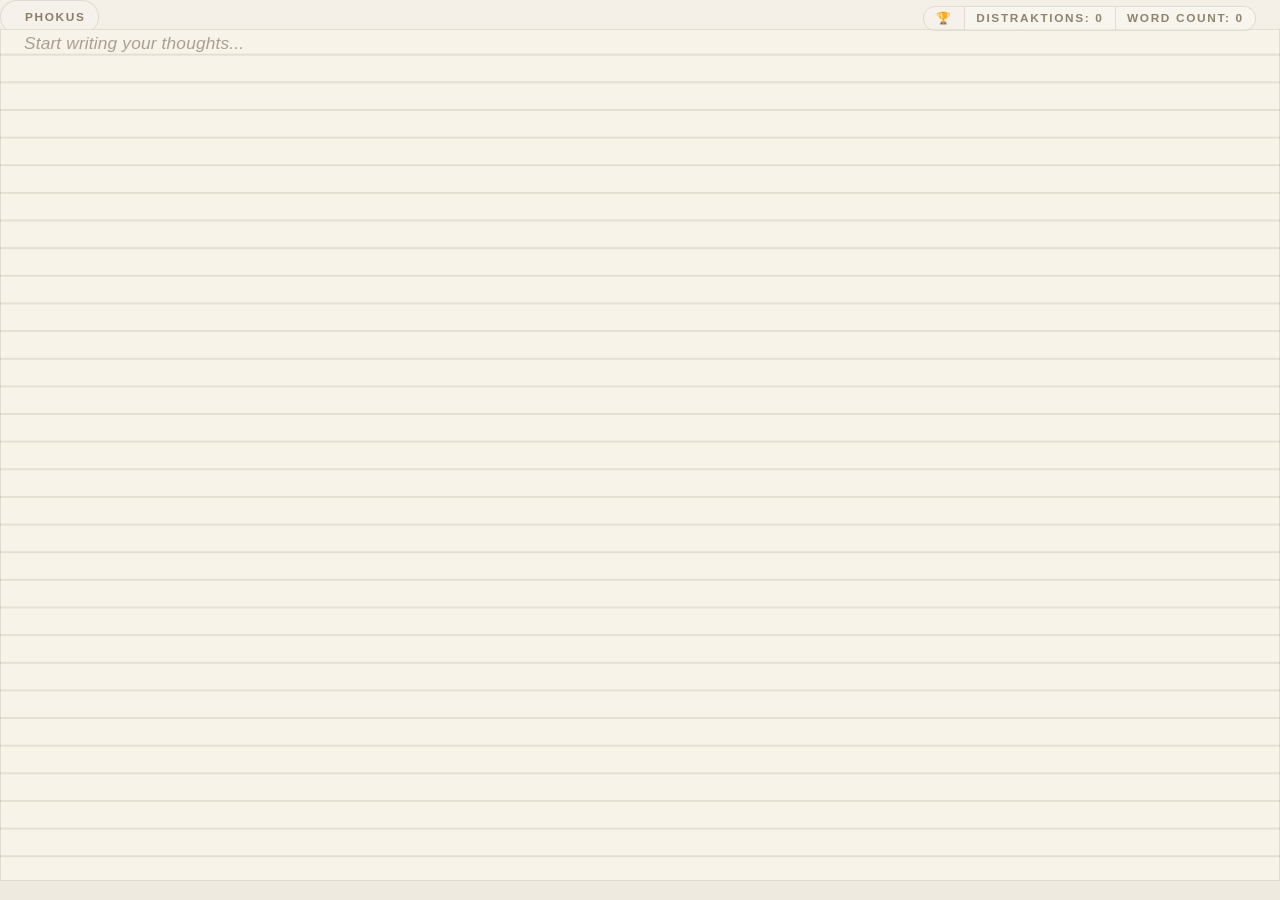
<file: index.html>
<!DOCTYPE html>
<html lang="en">
<head>
    <meta charset="UTF-8">
    <meta name="viewport" content="width=device-width, initial-scale=1.0">
    <meta name="description" content="Phokus Notepad is a unique productivity tool designed to fight distractions by penalizing tab-switching and rewarding continuous focus. 
        Built by Joel Ezema.">
    <script src="theme-init.js"></script>
    <link rel="stylesheet" href="style.css">
    <title>Phokus</title>
</head>
<body>
    <div id="notepad-container">
        <div id="top-controls">
            <a class="achievements-link" href="achievements.html" aria-label="View achievements" title="View achievements">🏆</a>
            <span id="distraction-counter">Distraktions: 0</span>
            <span id="word-counter">Word Count: 0</span>
        </div>
        <dialog id="reset-dist-popup">
            <h2>Do you want to reset the Distraktion counter?</h2>
            <button id="reset-agree">Yes</button>
            <button id="reset-refuse">No</button>
        </dialog>
        <h2 id="status">Phokus</h2>
        <div id="status-popup" popover>
            <button id="deep-mode-btn">
                <svg class="deep-mode-icon" viewBox="0 0 24 24" fill="none" stroke="currentColor" stroke-width="2" stroke-linecap="round" stroke-linejoin="round">
                    <!-- The high-stakes target crosshair -->
                    <g class="deep-mode-crosshair">
                        <circle cx="12" cy="12" r="9" stroke-dasharray="4 3"></circle>
                        <path d="M12 2v3M12 19v3M2 12h3M19 12h3"></path>
                    </g>
                    <!-- The fragile document sitting in the center -->
                    <path d="M10 9h4v6h-4z" fill="currentColor"></path>
                </svg>
                Deep Mode
            </button>
            <button id="themes-btn">
            <a id="themes-btn" href="themes.html">
                <svg class="theme-icon" viewBox="0 0 24 24" stroke="currentColor" stroke-width="2" stroke-linecap="round" stroke-linejoin="round">
                    <!-- Left Side: Transparent/Light outline -->
                    <path d="M12 2A10 10 0 0 0 12 22V2z" fill="transparent"></path>
                    <!-- Right Side: Solid Moon/Dark fill -->
                    <path d="M12 2v20a10 10 0 0 0 0-20z" fill="currentColor"></path>
                </svg>  
                Themes
            </a>
            </button>
            <a id="about-btn" href="about.html">
                <svg class="info-icon" viewBox="0 0 24 24" fill="none" stroke="currentColor" stroke-width="2" stroke-linecap="round" stroke-linejoin="round">
                    <circle cx="12" cy="12" r="10"></circle>
                    <line x1="12" y1="16" x2="12" y2="12"></line>
                    <line x1="12" y1="8" x2="12.01" y2="8"></line>
                </svg>
                About
            </a>
        </div>
        <textarea placeholder="Start writing your thoughts..." id="notepad"></textarea>
        <script src="achievement-data.js"></script>
        <script src="script.js"></script>
    </div>
</body>
</html>
</file>
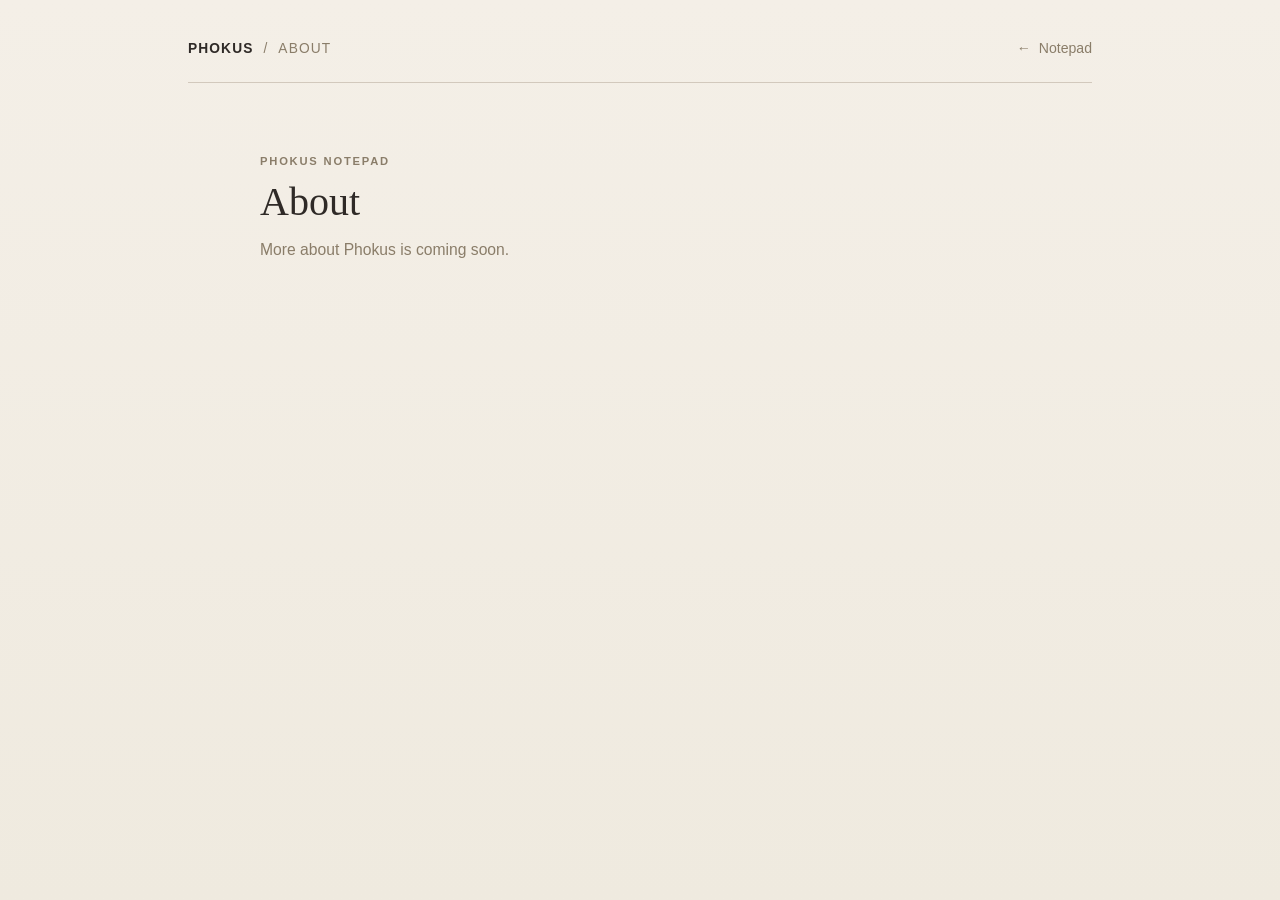
<file: about.html>
<!DOCTYPE html>
<html lang="en">
<head>
	<meta charset="UTF-8">
	<meta name="viewport" content="width=device-width, initial-scale=1.0">
	<script src="theme-init.js"></script>
	<link rel="stylesheet" href="style.css">
	<title>Phokus | About</title>
</head>
<body>
	<main class="about-page">
		<header class="themes-header">
			<a class="themes-brand" href="index.html"><span>Phokus</span><span class="themes-brand-divider">/</span><span class="themes-brand-section">About</span></a>
			<a class="themes-back-link" href="index.html"><span aria-hidden="true">&larr;</span> Notepad</a>
		</header>

		<section class="themes-content about-content" aria-labelledby="about-title">
			<p class="themes-eyebrow">PHOKUS NOTEPAD</p>
			<h1 id="about-title">About</h1>
			<p class="themes-intro">More about Phokus is coming soon.</p>
		</section>
	</main>
</body>
</html>
</file>
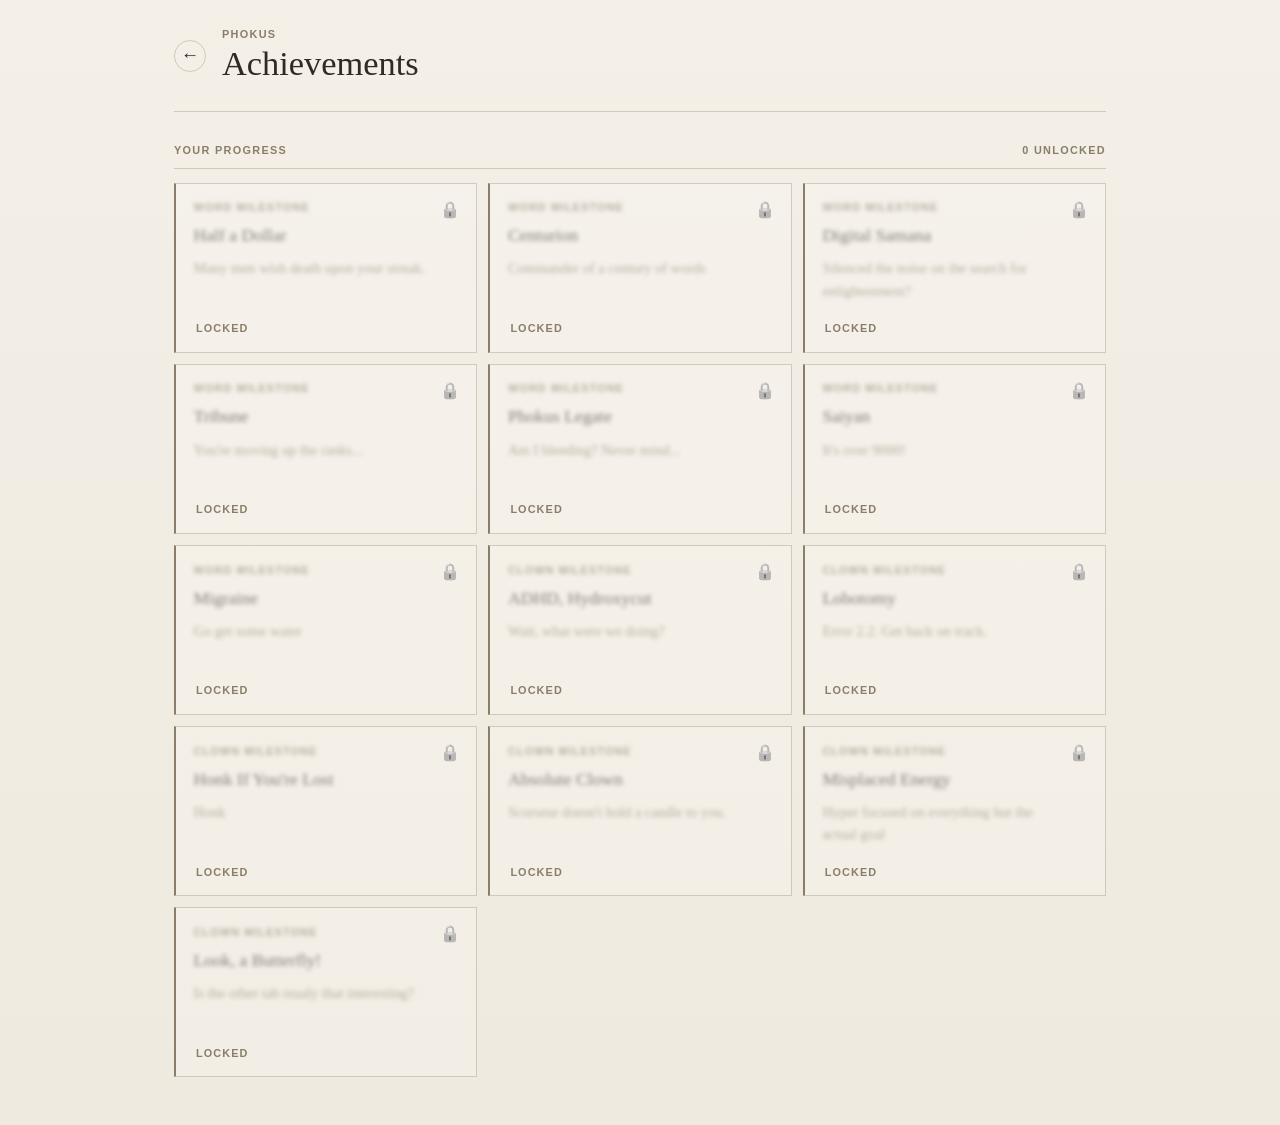
<file: achievements.html>
<!DOCTYPE html>
<html lang="en">
<head>
    <meta charset="UTF-8">
    <meta name="viewport" content="width=device-width, initial-scale=1.0">
    <title>Phokus Achievements</title>
    <script src="theme-init.js"></script>
    <link rel="stylesheet" href="style.css">
    <link rel="stylesheet" href="achievements.css">
</head>
<body>
    <main class="achievements-page">
        <header class="achievements-header">
            <a class="back-link" href="index.html" aria-label="Back to notepad" title="Back to notepad">&larr;</a>
            <div>
                <p class="page-eyebrow">Phokus</p>
                <h1>Achievements</h1>
            </div>
        </header>

        <section class="achievements-section" aria-labelledby="achievements-heading">
            <div class="section-heading">
                <h2 id="achievements-heading">Your progress</h2>
                <span class="achievement-count">0 unlocked</span>
            </div>
            <div id="achievements-container" aria-live="polite"></div>
        </section>
    </main>
    <script src="achievement-data.js"></script>
    <script src="achievements.js"></script>
</body>
</html>
</file>
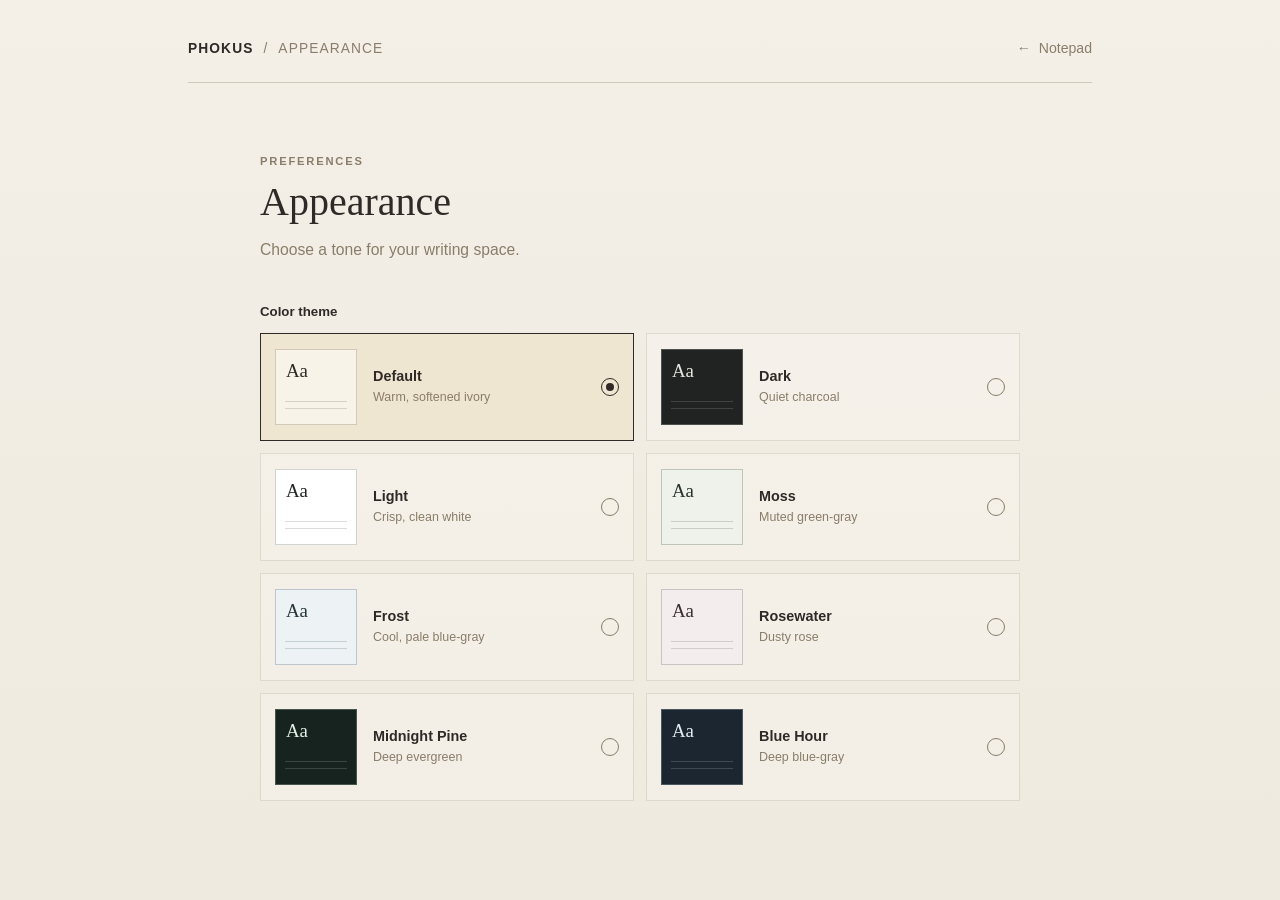
<file: themes.html>
<!DOCTYPE html>
<html lang="en">
<head>
    <meta charset="UTF-8">
    <meta name="viewport" content="width=device-width, initial-scale=1.0">
    <script src="theme-init.js"></script>
    <link rel="stylesheet" href="style.css">
    <title>Phokus | Appearance</title>
</head>
<body>
    <main class="themes-page">
      <header class="themes-header">
        <a class="themes-brand" href="index.html"><span>Phokus</span><span class="themes-brand-divider">/</span><span class="themes-brand-section">Appearance</span></a>
        <a class="themes-back-link" href="index.html"><span aria-hidden="true">&larr;</span> Notepad</a>
      </header>

      <section class="themes-content" aria-labelledby="themes-title">
        <p class="themes-eyebrow">PREFERENCES</p>
        <h1 id="themes-title">Appearance</h1>
        <p class="themes-intro">Choose a tone for your writing space.</p>

        <fieldset class="theme-selector">
          <legend>Color theme</legend>
          <div class="theme-options">
            <label class="theme-option">
              <input type="radio" name="theme-choice" value="default">
              <span class="theme-option-body">
                <span class="theme-preview theme-preview--default" aria-hidden="true"><span class="theme-preview-letter">Aa</span><span class="theme-preview-lines"></span></span>
                <span class="theme-option-copy"><span class="theme-option-name">Default</span><span class="theme-option-description">Warm, softened ivory</span></span>
                <span class="theme-option-indicator" aria-hidden="true"></span>
              </span>
            </label>
            <label class="theme-option">
              <input type="radio" name="theme-choice" value="dark">
              <span class="theme-option-body">
                <span class="theme-preview theme-preview--dark" aria-hidden="true"><span class="theme-preview-letter">Aa</span><span class="theme-preview-lines"></span></span>
                <span class="theme-option-copy"><span class="theme-option-name">Dark</span><span class="theme-option-description">Quiet charcoal</span></span>
                <span class="theme-option-indicator" aria-hidden="true"></span>
              </span>
            </label>
            <label class="theme-option">
              <input type="radio" name="theme-choice" value="light">
              <span class="theme-option-body">
                <span class="theme-preview theme-preview--light" aria-hidden="true"><span class="theme-preview-letter">Aa</span><span class="theme-preview-lines"></span></span>
                <span class="theme-option-copy"><span class="theme-option-name">Light</span><span class="theme-option-description">Crisp, clean white</span></span>
                <span class="theme-option-indicator" aria-hidden="true"></span>
              </span>
            </label>
            <label class="theme-option">
              <input type="radio" name="theme-choice" value="moss">
              <span class="theme-option-body">
                <span class="theme-preview theme-preview--moss" aria-hidden="true"><span class="theme-preview-letter">Aa</span><span class="theme-preview-lines"></span></span>
                <span class="theme-option-copy"><span class="theme-option-name">Moss</span><span class="theme-option-description">Muted green-gray</span></span>
                <span class="theme-option-indicator" aria-hidden="true"></span>
              </span>
            </label>
            <label class="theme-option">
              <input type="radio" name="theme-choice" value="frost">
              <span class="theme-option-body">
                <span class="theme-preview theme-preview--frost" aria-hidden="true"><span class="theme-preview-letter">Aa</span><span class="theme-preview-lines"></span></span>
                <span class="theme-option-copy"><span class="theme-option-name">Frost</span><span class="theme-option-description">Cool, pale blue-gray</span></span>
                <span class="theme-option-indicator" aria-hidden="true"></span>
              </span>
            </label>
            <label class="theme-option">
              <input type="radio" name="theme-choice" value="rosewater">
              <span class="theme-option-body">
                <span class="theme-preview theme-preview--rosewater" aria-hidden="true"><span class="theme-preview-letter">Aa</span><span class="theme-preview-lines"></span></span>
                <span class="theme-option-copy"><span class="theme-option-name">Rosewater</span><span class="theme-option-description">Dusty rose</span></span>
                <span class="theme-option-indicator" aria-hidden="true"></span>
              </span>
            </label>
            <label class="theme-option">
              <input type="radio" name="theme-choice" value="midnight-pine">
              <span class="theme-option-body">
                <span class="theme-preview theme-preview--midnight-pine" aria-hidden="true"><span class="theme-preview-letter">Aa</span><span class="theme-preview-lines"></span></span>
                <span class="theme-option-copy"><span class="theme-option-name">Midnight Pine</span><span class="theme-option-description">Deep evergreen</span></span>
                <span class="theme-option-indicator" aria-hidden="true"></span>
              </span>
            </label>
            <label class="theme-option">
              <input type="radio" name="theme-choice" value="blue-hour">
              <span class="theme-option-body">
                <span class="theme-preview theme-preview--blue-hour" aria-hidden="true"><span class="theme-preview-letter">Aa</span><span class="theme-preview-lines"></span></span>
                <span class="theme-option-copy"><span class="theme-option-name">Blue Hour</span><span class="theme-option-description">Deep blue-gray</span></span>
                <span class="theme-option-indicator" aria-hidden="true"></span>
              </span>
            </label>
          </div>
        </fieldset>
      </section>
    </main>
    <script src="theme-switch.js"></script>
</body>
</html>
</file>
<file: style.css>
:root, [data-theme="default"] {
    --paper: #f7f3e8;
    --paper-strong: #efe6d1;
    --ink: #2f2a27;
    --muted: #8a7d69;
    --line: rgba(122, 103, 79, 0.28);
    --shadow: rgba(72, 55, 33, 0.12);
    --page-background: linear-gradient(180deg, #f4efe7 0%, #efeadf 100%);
    --surface: rgba(255, 255, 255, 0.18);
    --surface-hover: rgba(255, 255, 255, 0.42);
    --surface-active: rgba(255, 255, 255, 0.38);
    --border: rgba(128, 112, 88, 0.18);
    --inset-highlight: rgba(255, 255, 255, 0.28);
    --placeholder: rgba(90, 78, 63, 0.5);
    --button-hover: rgba(239, 230, 209, 0.8);
}

[data-theme="dark"] {
    --paper: #202321;
    --paper-strong: #2a2e2b;
    --ink: #e4e7e2;
    --muted: #9ba39b;
    --line: rgba(190, 200, 190, 0.16);
    --shadow: rgba(0, 0, 0, 0.3);
    --page-background: linear-gradient(180deg, #202321 0%, #1a1d1b 100%);
    --surface: rgba(255, 255, 255, 0.04);
    --surface-hover: rgba(255, 255, 255, 0.08);
    --surface-active: rgba(255, 255, 255, 0.12);
    --border: rgba(190, 200, 190, 0.16);
    --inset-highlight: rgba(255, 255, 255, 0.04);
    --placeholder: rgba(228, 231, 226, 0.48);
    --button-hover: #353a36;
}

[data-theme="light"] {
    --paper: #ffffff;
    --paper-strong: #f4f5f4;
    --ink: #242625;
    --muted: #737a76;
    --line: rgba(50, 60, 55, 0.16);
    --shadow: rgba(30, 35, 32, 0.1);
    --page-background: linear-gradient(180deg, #ffffff 0%, #f4f5f4 100%);
    --surface: rgba(36, 38, 37, 0.035);
    --surface-hover: rgba(36, 38, 37, 0.08);
    --surface-active: rgba(36, 38, 37, 0.12);
    --border: rgba(50, 60, 55, 0.16);
    --inset-highlight: rgba(36, 38, 37, 0.035);
    --placeholder: rgba(36, 38, 37, 0.45);
    --button-hover: #e8ebe8;
}

[data-theme="moss"] {
    --paper: #eef2eb;
    --paper-strong: #dfe8dc;
    --ink: #28342b;
    --muted: #718171;
    --line: rgba(64, 84, 66, 0.2);
    --shadow: rgba(34, 48, 37, 0.11);
    --page-background: linear-gradient(180deg, #f3f6f0 0%, #e9efe6 100%);
    --surface: rgba(40, 52, 43, 0.035);
    --surface-hover: rgba(40, 52, 43, 0.075);
    --surface-active: rgba(40, 52, 43, 0.11);
    --border: rgba(64, 84, 66, 0.18);
    --inset-highlight: rgba(255, 255, 255, 0.45);
    --placeholder: rgba(40, 52, 43, 0.48);
    --button-hover: #d4dfd1;
}

[data-theme="frost"] {
    --paper: #edf3f5;
    --paper-strong: #dce8ed;
    --ink: #26343b;
    --muted: #70838d;
    --line: rgba(57, 83, 96, 0.2);
    --shadow: rgba(38, 58, 68, 0.1);
    --page-background: linear-gradient(180deg, #f4f7f8 0%, #e7eff2 100%);
    --surface: rgba(38, 52, 59, 0.035);
    --surface-hover: rgba(38, 52, 59, 0.08);
    --surface-active: rgba(38, 52, 59, 0.12);
    --border: rgba(57, 83, 96, 0.18);
    --inset-highlight: rgba(255, 255, 255, 0.5);
    --placeholder: rgba(38, 52, 59, 0.48);
    --button-hover: #d1e0e6;
}

[data-theme="rosewater"] {
    --paper: #f4eded;
    --paper-strong: #eadede;
    --ink: #392e33;
    --muted: #927c83;
    --line: rgba(91, 65, 76, 0.18);
    --shadow: rgba(61, 43, 51, 0.1);
    --page-background: linear-gradient(180deg, #f8f2f2 0%, #eee4e5 100%);
    --surface: rgba(57, 46, 51, 0.035);
    --surface-hover: rgba(57, 46, 51, 0.075);
    --surface-active: rgba(57, 46, 51, 0.11);
    --border: rgba(91, 65, 76, 0.16);
    --inset-highlight: rgba(255, 255, 255, 0.48);
    --placeholder: rgba(57, 46, 51, 0.46);
    --button-hover: #e3d4d8;
}

[data-theme="midnight-pine"] {
    --paper: #17231e;
    --paper-strong: #24352d;
    --ink: #e5eee8;
    --muted: #9bafa3;
    --line: rgba(190, 215, 198, 0.16);
    --shadow: rgba(0, 0, 0, 0.32);
    --page-background: linear-gradient(180deg, #1a2922 0%, #121b17 100%);
    --surface: rgba(255, 255, 255, 0.04);
    --surface-hover: rgba(255, 255, 255, 0.08);
    --surface-active: rgba(255, 255, 255, 0.12);
    --border: rgba(190, 215, 198, 0.16);
    --inset-highlight: rgba(255, 255, 255, 0.04);
    --placeholder: rgba(229, 238, 232, 0.48);
    --button-hover: #30463a;
}

[data-theme="blue-hour"] {
    --paper: #1c2631;
    --paper-strong: #293744;
    --ink: #e5edf3;
    --muted: #a2b4c1;
    --line: rgba(194, 215, 230, 0.16);
    --shadow: rgba(0, 0, 0, 0.32);
    --page-background: linear-gradient(180deg, #202d39 0%, #17212b 100%);
    --surface: rgba(255, 255, 255, 0.04);
    --surface-hover: rgba(255, 255, 255, 0.08);
    --surface-active: rgba(255, 255, 255, 0.12);
    --border: rgba(194, 215, 230, 0.16);
    --inset-highlight: rgba(255, 255, 255, 0.04);
    --placeholder: rgba(229, 237, 243, 0.48);
    --button-hover: #354856;
}

* {
    box-sizing: border-box;
}

body {
    margin: 0;
    min-height: 100vh;
    background: var(--page-background);
    color: var(--ink);
    font-family: "Segoe UI", Tahoma, Geneva, Verdana, sans-serif;
}

#notepad-container {
    width: 100%;
    min-height: 100vh;
    padding: 0;
    background: transparent;
    position: relative;
    display: block;
}

#status {
    display: inline-block;
    margin: 0;
    padding: 0.55rem 0.75rem;
    font-size: 0.74rem;
    font-weight: 700;
    letter-spacing: 0.14em;
    text-transform: uppercase;
    color: var(--muted);
    background: var(--surface);
    position: relative;
    z-index: 1;
    anchor-name: --status-popup-anchor;
    cursor: pointer;
    border: 1px solid var(--border);
    border-radius: 999px;
    transition: color 0.2s ease, background-color 0.2s ease;
}

#status:hover {
    color: var(--ink);
    background-color: var(--surface-hover);
}

#status:active {
    background-color: var(--paper-strong);
}

#top-controls {
    position: absolute;
    top: 0.35rem;
    right: 1.5rem;
    z-index: 2;
    display: flex;
    align-items: center;
    overflow: hidden;
    border: 1px solid var(--border);
    border-radius: 999px;
    background: var(--surface);
    box-shadow: inset 0 1px 0 var(--inset-highlight);
}

#status {
    padding-left: 1.5rem;
}

#status-popup {
    position: fixed;
    position-anchor: --status-popup-anchor;
    inset: auto;
    top: anchor(top);
    left: anchor(right);
    margin: 0 0 0 0.35rem;
    min-width: 8rem;
    max-width: calc(100vw - 1rem);
    padding: 0.25rem;
    border: 1px solid var(--line);
    border-radius: 6px;
    background: var(--paper);
    color: var(--ink);
    box-shadow: 0 6px 18px var(--shadow), inset 0 1px 0 var(--inset-highlight);
    font-family: inherit;
}

#status-popup:not(:popover-open) {
    display: none;
}

#status-popup button {
    display: block;
    width: 100%;
    min-height: 44px;
    padding: 0.5rem 0.65rem;
    border: 0;
    border-radius: 4px;
    background: transparent;
    color: inherit;
    font: inherit;
    font-size: 0.78rem;
    text-align: left;
    cursor: pointer;
    transition: background 0.2s ease;
}

#status-popup button:hover {
    background: var(--paper-strong);
}

#status-popup button:focus-visible {
    outline: 2px solid var(--muted);
    outline-offset: -2px;
}

#status-popup #about-btn {
    display: flex;
    align-items: center;
    gap: 0.45rem;
}

#status-popup a#about-btn {
    width: 100%;
    min-height: 44px;
    padding: 0.5rem 0.65rem;
    border-radius: 4px;
    background: transparent;
    color: inherit;
    font: inherit;
    font-size: 0.78rem;
    text-align: left;
    text-decoration: none;
    cursor: pointer;
    transition: background 0.2s ease;
}

#status-popup a#about-btn:hover {
    background: var(--paper-strong);
}

#status-popup a#about-btn:focus-visible {
    outline: 2px solid var(--muted);
    outline-offset: -2px;
}

#status-popup #themes-btn {
    display: flex;
    align-items: center;
    gap: 0.45rem;
}

#status-popup a#themes-btn {
    color: inherit;
    text-decoration: none;
}

#status-popup .deep-mode-icon,
#status-popup .theme-icon,
#status-popup .info-icon {
    width: 1em;
    height: 1em;
    flex: 0 0 auto;
}

#status-popup .theme-icon {
    transition: transform 0.6s ease-out;
}

#status-popup .deep-mode-crosshair {
    transform-box: view-box;
    transform-origin: center;
    transition: transform 0.35s ease-out;
}

#status-popup #deep-mode-btn:hover .deep-mode-crosshair {
    transform: rotate(45deg) scale(0.78);
}

#status-popup #themes-btn:hover .theme-icon {
    transform: rotate(180deg);
}

@media (prefers-reduced-motion: reduce) {
    #status-popup .theme-icon {
        transition: none;
    }

    #status-popup .deep-mode-crosshair {
        transition: none;
    }

    #status-popup #deep-mode-btn:hover .deep-mode-crosshair {
        transform: none;
    }
}

.achievements-link {
    display: inline-flex;
    align-items: center;
    gap: 0.35rem;
    padding: 0.3rem 0.75rem;
    border-right: 1px solid var(--border);
    color: var(--ink);
    font-size: 0.74rem;
    font-weight: 700;
    letter-spacing: 0.08em;
    text-decoration: none;
    text-transform: uppercase;
    transition: background 0.2s ease, transform 0.2s ease;
}

.achievements-link:hover {
    background: var(--surface-hover);
    transform: translateY(-1px);
}

.achievements-link:active {
    transform: translateY(0);
}

.achievements-link:focus-visible {
    outline: 2px solid var(--muted);
    outline-offset: 3px;
}

#distraction-counter {
    display: inline-block;
    padding: 0.3rem 0.7rem;
    border-right: 1px solid var(--border);
    background: var(--surface);
    box-shadow: inset 0 1px 0 var(--inset-highlight);
    color: var(--muted);
    font-size: 0.74rem;
    font-weight: 700;
    letter-spacing: 0.14em;
    opacity: 0.95;
    text-transform: uppercase;
    vertical-align: middle;
    cursor: pointer;
    transition: background 0.2s ease, box-shadow 0.2s ease, opacity 0.2s ease;
}

#word-counter {
    display: inline-block;
    padding: 0.3rem 0.7rem;
    background: var(--surface);
    box-shadow: inset 0 1px 0 var(--inset-highlight);
    color: var(--muted);
    font-size: 0.74rem;
    font-weight: 700;
    letter-spacing: 0.14em;
    opacity: 0.95;
    text-transform: uppercase;
    vertical-align: middle;
    cursor: pointer;
    transition: background 0.2s ease, box-shadow 0.2s ease, opacity 0.2s ease;
}

#distraction-counter:hover,
#word-counter:hover {
    background: var(--surface-hover);
    box-shadow: 0 0 10px var(--shadow), inset 0 1px 0 var(--inset-highlight);
    opacity: 1;
}

#distraction-counter:active,
#word-counter:active {
    background: var(--surface-active);
    opacity: 1;
}

@media (max-width: 600px) {
    #top-controls {
        top: 0.35rem;
        right: 0.75rem;
        left: 0.75rem;
        width: auto;
        justify-content: stretch;
    }

    .achievements-link,
    #distraction-counter,
    #word-counter {
        min-width: 0;
        padding-right: 0.45rem;
        padding-left: 0.45rem;
        font-size: 0.62rem;
        letter-spacing: 0.08em;
        white-space: nowrap;
    }

    .achievements-link {
        flex: 0 0 auto;
    }

    #distraction-counter,
    #word-counter {
        flex: 1 1 0;
        text-align: center;
    }

    #status {
        display: inline-block;
        margin-top: 2.9rem;
        padding-top: 0.55rem;
        padding-left: 0.75rem;
    }
}

#notepad {
    position: relative;
    z-index: 1;
    display: block;
    width: 100%;
    min-height: calc(100vh - 48px);
    margin: 0;
    padding: 0.1rem 1.5rem 2rem;
    border: none;
    outline: none;
    resize: none;
    background: var(--paper);
    color: var(--ink);
    font-size: 1.08rem;
    line-height: 1.6;
    font-family: "Segoe UI", Tahoma, Geneva, Verdana, sans-serif;
    letter-spacing: 0.01em;
    box-shadow: inset 0 0 0 1px var(--border);
    background-image: linear-gradient(
        to bottom,
        transparent 0,
        transparent calc(1.6em - 3px),
        var(--line) calc(1.6em - 2px),
        transparent calc(1.6em - 1px),
        transparent 100%
    );
    background-size: 100% 1.6em;
    /* vertical-align: top; */
    box-sizing: border-box;
    border-radius: 0;
    appearance: none;
    -webkit-appearance: none;
    transform: translateY(-5px);
}

#notepad::placeholder {
    color: var(--placeholder);
    font-style: italic;
}

dialog {
    border: 1px solid var(--line);
    border-radius: 8px;
    padding: 2rem;
    background: var(--paper);
    color: var(--ink);
    box-shadow: 0 10px 32px var(--shadow), inset 0 1px 0 var(--inset-highlight);
    font-family: "Segoe UI", Tahoma, Geneva, Verdana, sans-serif;
}

dialog h2 {
    margin-top: 0;
    margin-bottom: 1.5rem;
    font-size: 1.25rem;
    font-weight: 600;
    color: var(--ink);
}

dialog button {
    padding: 0.6rem 1.2rem;
    margin-right: 0.8rem;
    margin-top: 1rem;
    border: 1px solid var(--line);
    border-radius: 4px;
    background: var(--paper-strong);
    color: var(--ink);
    font-size: 0.9rem;
    font-weight: 600;
    cursor: pointer;
    transition: background 0.2s ease, box-shadow 0.2s ease;
}

dialog button:hover {
    background: var(--button-hover);
    box-shadow: 0 4px 8px var(--shadow);
}

dialog button:active {
    box-shadow: inset 0 2px 4px rgba(0, 0, 0, 0.1);
}

#notepad:focus {
    box-shadow: none;
}

.unlocked-toast {
    position: fixed;
    left: 50%;
    bottom: 30px;
    z-index: 10;
    width: min(90%, 360px);
    padding: 1rem 1.25rem;
    background: var(--paper-strong);
    color: var(--ink);
    border: 1px solid var(--line);
    border-radius: 8px;
    box-shadow: 0 8px 24px var(--shadow);
    opacity: 0;
    transform: translate(-50%, 20px);
    transition: opacity 0.3s ease, transform 0.3s ease;
}

.unlocked-toast.show {
    opacity: 1;
    transform: translate(-50%, 0);
}

.toast-title,
.toast-desc {
    display: block;
}

.toast-desc {
    margin-top: 0.35rem;
}

.themes-page {
    width: min(100%, 1000px);
    min-height: 100vh;
    margin: 0 auto;
    padding: 32px 48px 56px;
}

.about-page {
    width: min(100%, 1000px);
    min-height: 100vh;
    margin: 0 auto;
    padding: 32px 48px 56px;
}

.themes-header {
    display: flex;
    align-items: center;
    justify-content: space-between;
    min-height: 48px;
    padding-bottom: 18px;
    border-bottom: 1px solid var(--line);
}

.themes-brand,
.themes-back-link {
    color: var(--ink);
    text-decoration: none;
}

.themes-brand {
    display: inline-flex;
    align-items: baseline;
    gap: 10px;
    font-size: 0.86rem;
    font-weight: 700;
    letter-spacing: 0.08em;
    text-transform: uppercase;
}

.themes-brand-divider,
.themes-brand-section {
    color: var(--muted);
    font-weight: 400;
}

.themes-back-link {
    display: inline-flex;
    align-items: center;
    gap: 8px;
    padding: 8px 0 8px 12px;
    color: var(--muted);
    font-size: 0.88rem;
    transition: color 0.18s ease;
}

.themes-back-link:hover,
.themes-brand:hover {
    color: var(--ink);
}

.themes-back-link:focus-visible,
.themes-brand:focus-visible {
    outline: 2px solid var(--muted);
    outline-offset: 4px;
}

.themes-content {
    width: min(100%, 760px);
    margin: 72px auto 0;
}

.about-content {
    margin-top: 72px;
}

.themes-eyebrow {
    margin: 0 0 12px;
    color: var(--muted);
    font-size: 0.7rem;
    font-weight: 700;
    letter-spacing: 0.16em;
}

.themes-content h1 {
    margin: 0;
    color: var(--ink);
    font-family: Georgia, "Times New Roman", serif;
    font-size: 2.5rem;
    font-weight: 400;
    line-height: 1.15;
}

.themes-intro {
    margin: 12px 0 0;
    color: var(--muted);
    font-size: 0.98rem;
    line-height: 1.6;
}

.theme-selector {
    min-width: 0;
    margin: 42px 0 0;
    padding: 0;
    border: 0;
}

.theme-selector legend {
    margin-bottom: 14px;
    padding: 0;
    color: var(--ink);
    font-size: 0.83rem;
    font-weight: 700;
}

.theme-options {
    display: grid;
    grid-template-columns: repeat(2, minmax(0, 1fr));
    gap: 12px;
}

.theme-option {
    position: relative;
    display: block;
    min-width: 0;
    cursor: pointer;
}

.theme-option input {
    position: absolute;
    width: 1px;
    height: 1px;
    opacity: 0;
}

.theme-option-body {
    display: flex;
    min-height: 108px;
    align-items: center;
    gap: 16px;
    padding: 14px;
    border: 1px solid var(--border);
    background: var(--surface);
    transition: background-color 0.18s ease, border-color 0.18s ease, transform 0.18s ease;
}

.theme-option:hover .theme-option-body {
    border-color: var(--muted);
    transform: translateY(-1px);
}

.theme-option:has(input:checked) .theme-option-body {
    border-color: var(--ink);
    background: var(--paper-strong);
}

.theme-option:has(input:focus-visible) .theme-option-body {
    outline: 2px solid var(--muted);
    outline-offset: 3px;
}

.theme-preview {
    position: relative;
    display: flex;
    width: 82px;
    height: 76px;
    flex: 0 0 82px;
    align-items: flex-start;
    overflow: hidden;
    padding: 10px;
    border: 1px solid var(--preview-border);
    background: var(--preview-paper);
    color: var(--preview-ink);
}

.theme-preview--default {
    --preview-paper: #f7f3e8;
    --preview-ink: #2f2a27;
    --preview-border: rgba(122, 103, 79, 0.3);
    --preview-line: rgba(122, 103, 79, 0.24);
}

.theme-preview--dark {
    --preview-paper: #202321;
    --preview-ink: #e4e7e2;
    --preview-border: rgba(190, 200, 190, 0.28);
    --preview-line: rgba(190, 200, 190, 0.2);
}

.theme-preview--light {
    --preview-paper: #ffffff;
    --preview-ink: #242625;
    --preview-border: rgba(50, 60, 55, 0.22);
    --preview-line: rgba(50, 60, 55, 0.18);
}

.theme-preview--moss {
    --preview-paper: #eef2eb;
    --preview-ink: #28342b;
    --preview-border: rgba(64, 84, 66, 0.28);
    --preview-line: rgba(64, 84, 66, 0.22);
}

.theme-preview--frost {
    --preview-paper: #edf3f5;
    --preview-ink: #26343b;
    --preview-border: rgba(57, 83, 96, 0.28);
    --preview-line: rgba(57, 83, 96, 0.22);
}

.theme-preview--rosewater {
    --preview-paper: #f4eded;
    --preview-ink: #392e33;
    --preview-border: rgba(91, 65, 76, 0.26);
    --preview-line: rgba(91, 65, 76, 0.2);
}

.theme-preview--midnight-pine {
    --preview-paper: #17231e;
    --preview-ink: #e5eee8;
    --preview-border: rgba(190, 215, 198, 0.28);
    --preview-line: rgba(190, 215, 198, 0.2);
}

.theme-preview--blue-hour {
    --preview-paper: #1c2631;
    --preview-ink: #e5edf3;
    --preview-border: rgba(194, 215, 230, 0.28);
    --preview-line: rgba(194, 215, 230, 0.2);
}

.theme-preview-letter {
    position: relative;
    z-index: 1;
    font-family: Georgia, "Times New Roman", serif;
    font-size: 1.18rem;
}

.theme-preview-lines {
    position: absolute;
    right: 9px;
    bottom: 9px;
    left: 9px;
    height: 20px;
    background: repeating-linear-gradient(to bottom, transparent 0 6px, var(--preview-line) 6px 7px);
}

.theme-option-copy {
    display: grid;
    min-width: 0;
    gap: 5px;
    flex: 1 1 auto;
}

.theme-option-name {
    color: var(--ink);
    font-size: 0.9rem;
    font-weight: 700;
}

.theme-option-description {
    color: var(--muted);
    font-size: 0.78rem;
    line-height: 1.4;
}

.theme-option-indicator {
    display: grid;
    width: 18px;
    height: 18px;
    flex: 0 0 18px;
    place-items: center;
    border: 1px solid var(--muted);
    border-radius: 50%;
}

.theme-option:has(input:checked) .theme-option-indicator {
    border-color: var(--ink);
}

.theme-option:has(input:checked) .theme-option-indicator::after {
    width: 8px;
    height: 8px;
    border-radius: 50%;
    background: var(--ink);
    content: "";
}

@media (max-width: 600px) {
    .themes-page {
        padding: 22px 20px 36px;
    }

    .about-page {
        padding: 22px 20px 36px;
    }

    .themes-content {
        margin-top: 52px;
    }

    .themes-content h1 {
        font-size: 2.1rem;
    }

    .theme-selector {
        margin-top: 34px;
    }

    .theme-options {
        grid-template-columns: minmax(0, 1fr);
        gap: 9px;
    }

    .theme-option-body {
        min-height: 96px;
        gap: 14px;
        padding: 11px;
    }

    .theme-preview {
        width: 74px;
        height: 70px;
        flex-basis: 74px;
    }
}

@media (prefers-reduced-motion: reduce) {
    .themes-back-link,
    .theme-option-body {
        transition: none;
    }

    .theme-option:hover .theme-option-body {
        transform: none;
    }
}
</file>
<file: achievements.css>
:root {
	--achievement-border: var(--line);
	--achievement-border-strong: var(--muted);
	--achievement-accent: var(--muted);
}

body {
	min-height: 100vh;
	font-family: Georgia, "Times New Roman", serif;
}

.achievements-page {
	width: min(100%, 980px);
	min-height: 100vh;
	margin: 0 auto;
	padding: 0 1.5rem 3rem;
}

.achievements-header {
	display: flex;
	align-items: center;
	gap: 1rem;
	min-height: 112px;
	border-bottom: 1px solid var(--achievement-border);
}

.back-link {
	display: inline-grid;
	width: 2rem;
	height: 2rem;
	place-items: center;
	border: 1px solid var(--achievement-border);
	border-radius: 50%;
	color: var(--ink);
	font-size: 1.15rem;
	line-height: 1;
	text-decoration: none;
	transition: background 0.2s ease, transform 0.2s ease;
}

.back-link:hover {
	background: rgba(255, 255, 255, 0.42);
	transform: translateX(-2px);
}

.back-link:focus-visible {
	outline: 2px solid var(--muted);
	outline-offset: 3px;
}

.page-eyebrow,
.section-heading h2,
.achievement-count {
	margin: 0;
	color: var(--muted);
	font-family: "Segoe UI", Tahoma, Geneva, Verdana, sans-serif;
	font-size: 0.68rem;
	font-weight: 600;
	letter-spacing: 0.12em;
	text-transform: uppercase;
}

.achievements-header h1 {
	margin: 0.2rem 0 0;
	color: var(--ink);
	font-size: clamp(1.6rem, 4vw, 2.15rem);
	font-weight: 400;
}

.achievements-section {
	padding-top: 2rem;
}

.section-heading {
	display: flex;
	align-items: baseline;
	justify-content: space-between;
	gap: 1rem;
	padding-bottom: 0.75rem;
	border-bottom: 1px solid var(--achievement-border);
}

#achievements-container {
	display: grid;
	grid-template-columns: repeat(auto-fit, minmax(230px, 1fr));
	gap: 0.7rem;
	padding-top: 0.85rem;
}

.achievement-card {
	position: relative;
	min-height: 170px;
	padding: 1.1rem 1.1rem 2.7rem;
	border: 1px solid var(--achievement-border);
	border-left: 2px solid var(--achievement-accent);
	background: var(--surface);
	transition: border-color 0.2s ease, background 0.2s ease;
}

.achievement-card:hover {
	border-color: var(--achievement-border-strong);
	background: var(--surface-hover);
}

.achievement-lock {
	position: absolute;
	top: 1rem;
	right: 1rem;
	font-size: 1rem;
}

.achievement-details {
	padding-right: 1.75rem;
}

.achievement-type {
	margin: 0 0 0.75rem;
	color: var(--muted);
	font-family: "Segoe UI", Tahoma, Geneva, Verdana, sans-serif;
	font-size: 0.68rem;
	font-weight: 600;
	letter-spacing: 0.1em;
	text-transform: uppercase;
}

.achievement-card h3 {
	margin: 0;
	color: var(--ink);
	font-size: 1.1rem;
	font-weight: 400;
}

.achievement-description {
	margin: 0.7rem 0 0;
	color: var(--muted);
	font-size: 0.9rem;
	line-height: 1.55;
}

.achievement-requirement {
	margin: 0.85rem 0 0;
	padding-top: 0.55rem;
	border-top: 1px solid var(--achievement-border);
	color: var(--muted);
	font-family: "Segoe UI", Tahoma, Geneva, Verdana, sans-serif;
	font-size: 0.68rem;
	letter-spacing: 0.04em;
	opacity: 0.72;
}

.achievement-status {
	position: absolute;
	bottom: 1.1rem;
	left: 1.25rem;
	color: var(--muted);
	font-family: "Segoe UI", Tahoma, Geneva, Verdana, sans-serif;
	font-size: 0.68rem;
	font-weight: 600;
	letter-spacing: 0.1em;
	text-transform: uppercase;
}

.achievement-card.unlocked {
	background: var(--paper-strong);
}

.achievement-card.unlocked .achievement-status {
	color: var(--achievement-accent);
}

.achievement-card.locked .achievement-details {
	filter: blur(2px);
	opacity: 0.58;
}

.achievement-card.locked .achievement-lock {
	filter: grayscale(1);
	opacity: 0.78;
}

@media (max-width: 600px) {
	.achievements-page {
		padding-right: 1rem;
		padding-left: 1rem;
	}

	.achievements-header {
		min-height: 96px;
	}

	.section-heading {
		align-items: flex-start;
		flex-direction: column;
		gap: 0.4rem;
	}
}
</file>
